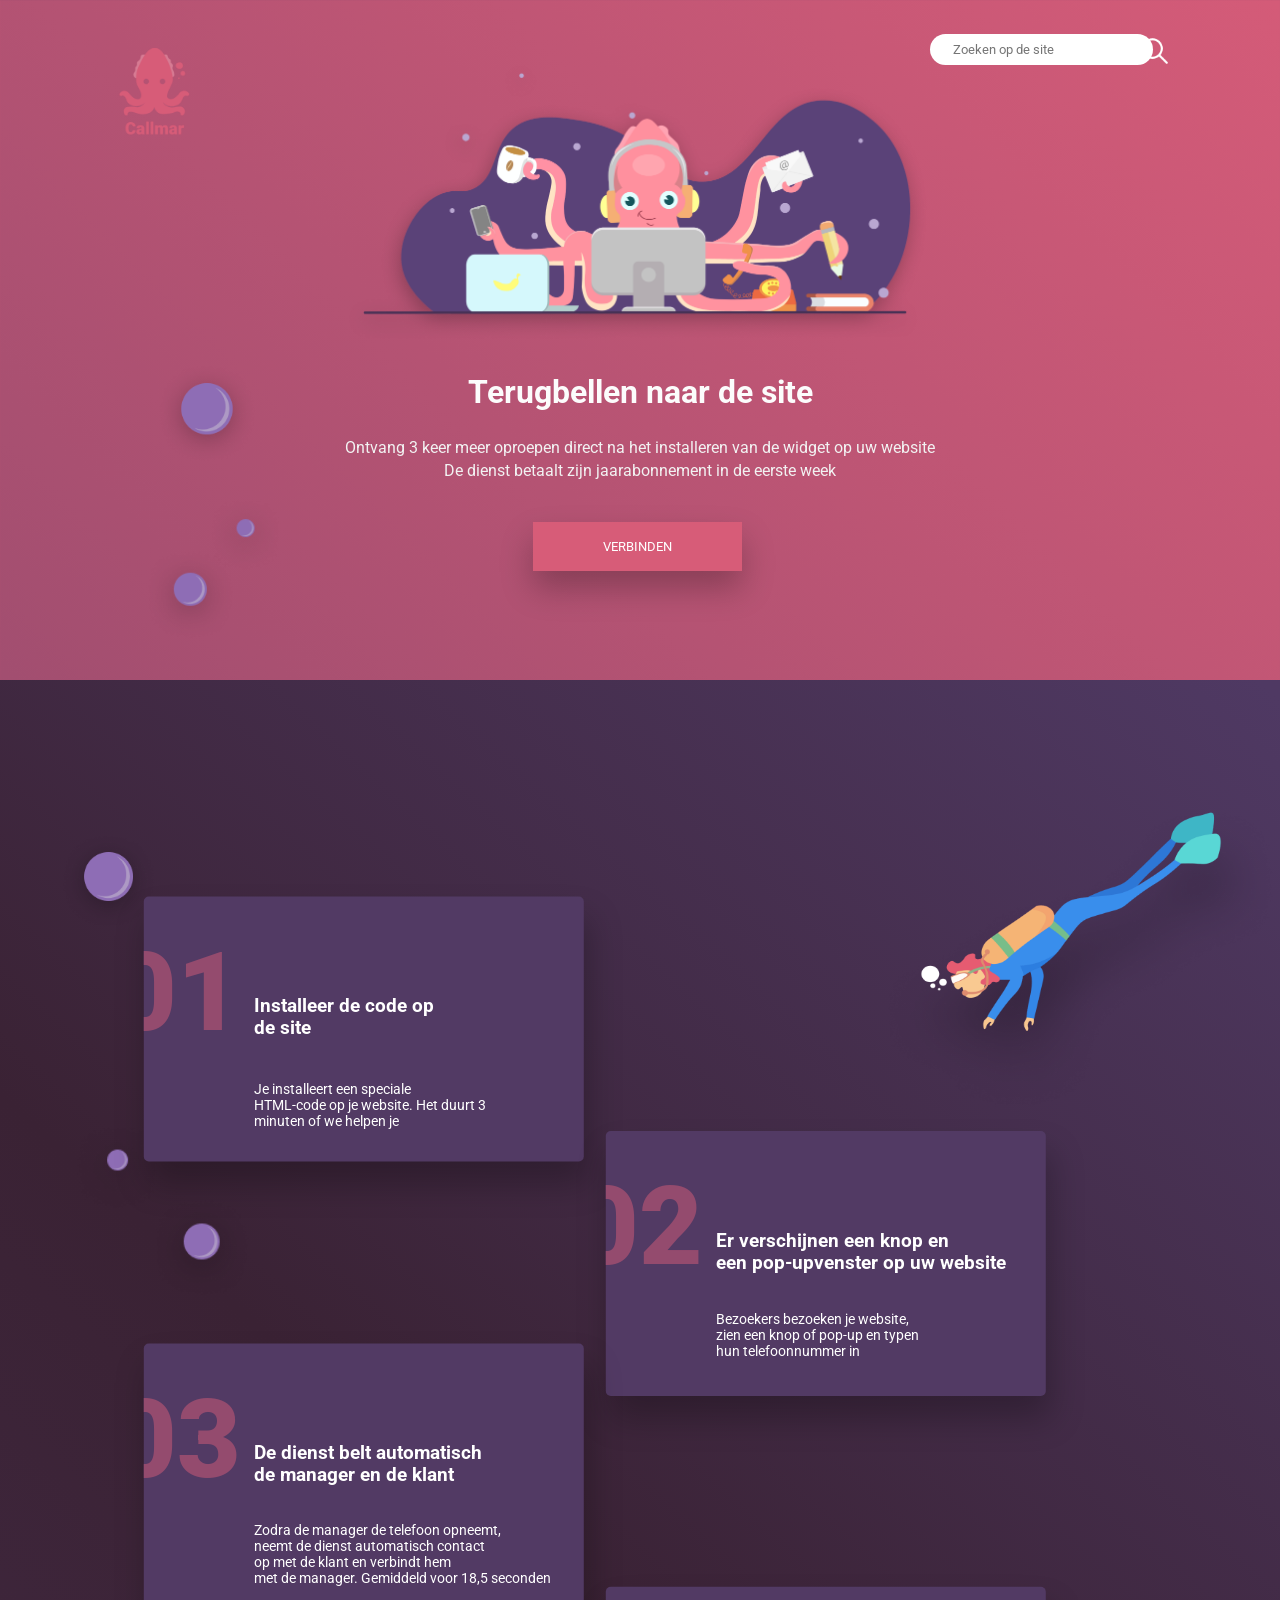
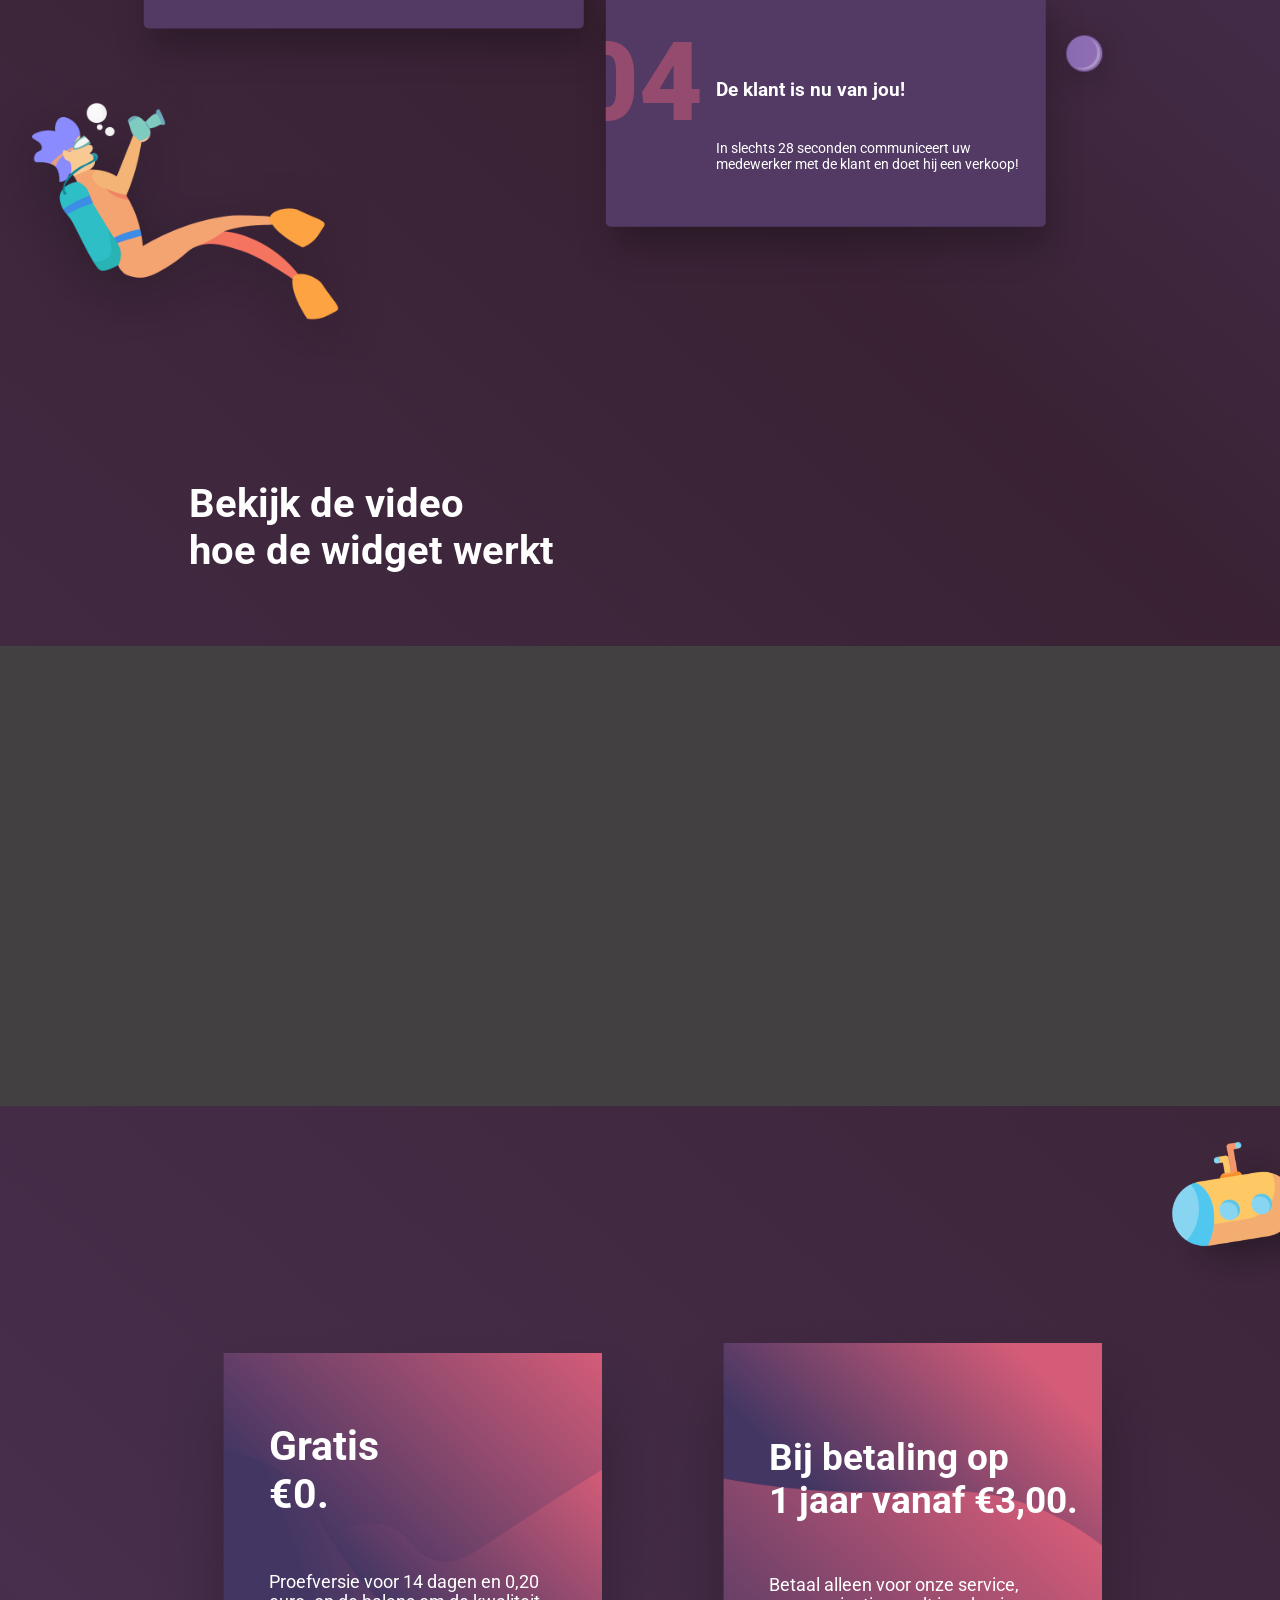
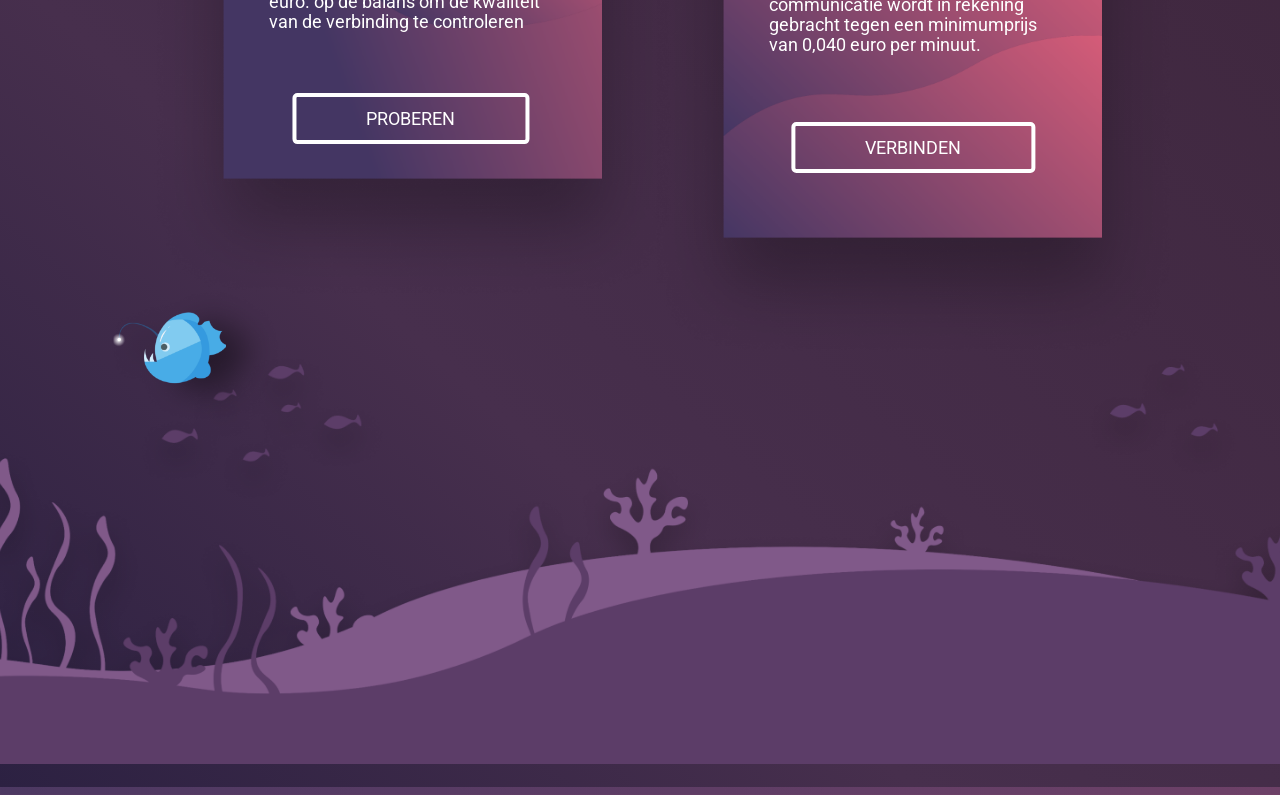
<file: index.html>
<!DOCTYPE html>
<html lang="en">
<head>
    <meta charset="UTF-8">
    <meta name="viewport" content="width=device-width, initial-scale=1.0">
    <title>CallmarProject-13/02/2024</title>
    <link href="https://fonts.googleapis.com/css?family=Roboto:100,100italic,300,300italic,regular,italic,500,500italic,700,700italic,900,900italic" rel="stylesheet" />
    <link rel="stylesheet" href="./style.css">
</head>
<body>
    
    <a href="./index.html" class="">
        <img class="Callmar-logo" src="./img/Callmar-logo.png" alt="">
    </a>

    <input placeholder="Zoeken op de site" type="text" class="Search-home">
    <img src="./img/icon-search.png" style="--color: FFF;" alt="" class="magnifier-home">
    <div class="modal">
        <p class="Words-modal">Informatie <br> Cards <br> Home</p>
    </div>

    <div id="BlockThree" class="home-block">
        <div class="box-home">
                <img class="Callmar-home" src="./img/Callmar-home.png" alt="">
                <h2 class="title-home">Terugbellen naar de site</h2>
                <p class="Description-home">Ontvang 3 keer meer oproepen direct na het installeren van de widget op uw website <br>
                    De dienst betaalt zijn jaarabonnement in de eerste week</p>
            </div>
            <button class="btn-home">Verbinden</button>
        
            <div class="bulb-box">
                <img src="./img/bulb-1.png" alt="" class="bulb-1">
                <img src="./img/bulb-2.png" alt="" class="bulb-2">
                <img src="./img/bulb-3.png" alt="" class="bulb-3">
            </div>
    </div>

    <main class="main">
        <div  id="BlockOne" class="info-block">
            <img src="./img/ScubaDiver.png" alt="" class="ScubaDiver">
            
                    <img src="./img/bulb-1.png" alt="" class="main-bulb-1">
                    <img src="./img/bulb-2.png" alt="" class="main-bulb-2">
                    <img src="./img/bulb-3.png" alt="" class="main-bulb-3">
            
                    <div class="box-main-1">
                        <h2 class="number-box">01</h2>
                        <h3 class="title-box">Installeer de code op <br> de site</h3>
                        <p class="text-box">Je installeert een speciale <br> HTML-code op je website. Het duurt 3 <br> minuten of we helpen je</p>
                    </div>
            
                    <div class="box-main-2">
                        <h2 class="number__box-2">02</h2>
                        <h3 class="title__box-2">Er verschijnen een knop en <br> een pop-upvenster op uw website</h3>
                        <p class="text__box-2">Bezoekers bezoeken je website, <br> zien een knop of pop-up en typen <br> hun telefoonnummer in</p>
                    </div>
            
                    <div class="box-main-3">
                        <h2 class="number__box-3">03</h2>
                        <h3 class="title__box-3">De dienst belt automatisch <br> de manager en de klant</h3>
                        <p class="text__box-3">Zodra de manager de telefoon opneemt, <br> neemt de dienst automatisch contact <br> op met de klant en verbindt hem <br> met de manager. Gemiddeld voor 18,5 seconden</p>
                    </div>
            
                    <img src="./img/bulb-3.png" alt="" class="bulb__main-box-4">
                    <div class="box-main-4">
                        <h2 class="number__box-4">04</h2>
                        <h3 class="title__box-4">De klant is nu van jou!</h3>
                        <p class="text__box-4">In slechts 28 seconden communiceert uw <br> medewerker met de klant en doet hij een verkoop!</p>
                    </div>
            
                    <div class="box__scuba-diver">
                        <img src="./img/bulbs-Scuba-diver.png" alt="" class="bulbs__main-scubaDiver">
                        <img class="Scuba__diver-2" src="./img/Scuba-diver-2.png" alt="">
                    </div>
        </div>

        <div class="box__txt-main">
            <h1 class="txt-main">Bekijk de video <br> hoe de widget werkt</h1>
        </div>
        <div id="BlockFive" class="gray__box-main"></div>

        <img src="./img/submarine-main.png" alt="" class="submarine-main">

<div id="BlockTwo" class="cards-main">
            <div class="card__main-1">
                <img src="./img/background__card-main-1.png" alt="" class="background__main-card-1">
                <h2 class="title__card-1">Gratis <br> €0.</h2>
                <p class="Description__card-1">Proefversie voor 14 dagen en 0,20 <br> euro. op de balans om de kwaliteit <br> van de verbinding te controleren</p>
                <button class="button__card-1">PROBEREN</button>
            </div>
    
            <div class="card__main-2">
                <img src="./img/background__card-main-2.png" alt="" class="background__main-card-1">
                <h2 class="title__card-2">Bij betaling op <br> 1 jaar vanaf €3,00.</h2>
                <p class="Description__card-2">Betaal alleen voor onze service, <br> communicatie wordt in rekening <br> gebracht tegen een minimumprijs <br> van 0,040 euro per minuut.</p>
                <button class="button__card-2">Verbinden</button>
            </div>
</div>

        <div id="BlockFour" class="footer-main">
            <img src="./img/footer-background.png" alt="" class="footer-background">
            
                    <img src="./img/fish-main.png" alt="" class="fish-main">
                    <span class="light-main"></span>
        </div>
    </main>

    <script src="./script.js"></script>
</body>
</html>
</file>
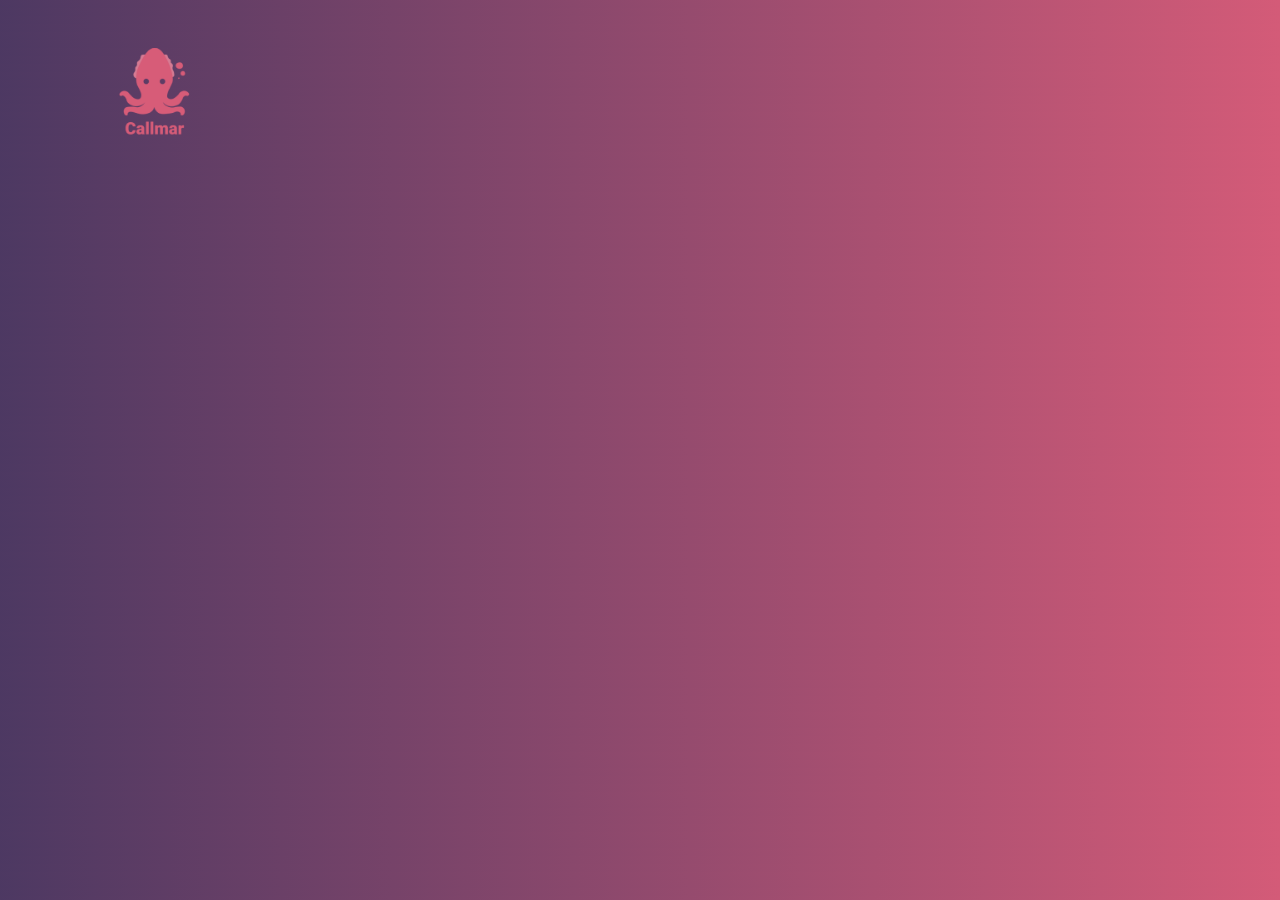
<file: search.html>
<!DOCTYPE html>
<html lang="en">
<head>
    <meta charset="UTF-8">
    <meta name="viewport" content="width=device-width, initial-scale=1.0">
    <title>Search-page</title>
    <link href="https://fonts.googleapis.com/css?family=Roboto:100,100italic,300,300italic,regular,italic,500,500italic,700,700italic,900,900italic" rel="stylesheet" />
    <link rel="stylesheet" href="./style.css">
</head>
<body>

        <a href="./index.html">
            <img class="Callmar-logo" src="./img/Callmar-logo.png" alt="">
        </a>

        <div class="result-block"></div>

    <script src="./search.js"></script>
</body>
</html>
</file>
<file: style.css>
@import url(https://fonts.googleapis.com/css?family=Roboto:100,100italic,300,300italic,regular,italic,500,500italic,700,700italic,900,900italic);

* {
    border: 0;
    outline: 0;
    list-style: none;
    scroll-behavior: smooth;
    text-decoration: none;
    font-family: 'Roboto';
}

body{
    background: linear-gradient(225.00deg, rgb(212, 91, 120) 0.01%,rgb(75, 56, 98) 101.015%);
    overflow-x: hidden;
}
html::-webkit-scrollbar {
    background-color: #ffffff79;
    width: 14px;
}

    html::-webkit-scrollbar-thumb {
    background-color: rgba(231, 49, 231, 0.652);
    border-radius: 20px;
}

    html::-webkit-scrollbar-track {
        background-color: #ffffff79;
}
/* background: linear-gradient(222.36deg, rgb(79, 57, 99) -3.911%,rgb(118, 68, 105) 30.805%,rgb(94, 62, 102) 77.266%,rgb(44, 33, 66) 95.745%); */
.box-home{

    max-width: 600px;
    margin: 0 auto;
}
.Callmar-home{
    padding: 50px 0 0 0;
    filter: drop-shadow(-3px 12px 43px 0 rgba(0, 0, 0, 0.25));
    max-width: 600px;

}
.title-home{
    font-family: var(--font-family);
    font-weight: 700;
    font-size: 32px;
    text-align: center;
    color: #fcfcfc;
}
.Description-home{
    font-family: var(--font-family);
    font-weight: 400;
    font-size: 15.5px;
    line-height: 150%;
    text-align: center;
    color: #f2f2f2;
}
.btn-home{
    padding: 17px 70px;
    background-color: #D75C78;
    color: #FFF;
    border: none;
    text-transform: uppercase;
    box-shadow: 0 17px 32px 0 rgba(0, 0, 0, 0.25);
    margin-left: 41.5%;
    margin-top: 1.8%;
    
    cursor: pointer;
    user-select: none;
    transition: 0.5s;
}
.btn-home:hover{
    transform: scale(1.02);
}
.bulb-box{
}
.bulb-1{
    transform: translate(7%,-200%);
    padding: 0 0 0 130px;
    width: 105px;
    filter: drop-shadow(0 6px 34px 0 rgba(0, 0, 0, 0.25));
    /* width: 65px;
    height: 65px; */
}
.bulb-2{
    transform: translate(-40%,-115%);
    padding: 0 25px 0 0;
    filter: drop-shadow(0 6px 34px 0 rgba(0, 0, 0, 0.25));
    /* width: 18px;
    height: 18px; */
}
.bulb-3{
    transform: translate(-220%, -30%);
    filter: drop-shadow(0 6px 34px 0 rgba(0, 0, 0, 0.25));
    /* width: 33px;
    height: 33px; */
}
.Callmar-logo{
    z-index: 9999;
    width: 95px;
    padding: 40px 0 0 100px;
    position: absolute;
}
.Search-home{
    position: absolute;
    padding: 8px 23px;
    border-radius: 20px;
    border: none;
    margin-left: 72%;
    margin-top: 2%;
    transition: 0.5s;
}
.Search-home:focus{
    border-radius: 11px;
    
}
.magnifier-home{
    position: absolute;
    width: 34px;
    margin-left: 88.3%;
    cursor: pointer;
    margin-top: 26px;
}
.modal{
    display: none;
    position: absolute;
    background-color: transparent;
    filter: drop-shadow(0.2px 0.4px 0.5px #000);
    width: 180px;
    height: 180px;
    border-radius: 10px;
    right: 176px;
    top: 7.5%;
    transition: 1.5s;
    user-select: none;
}
.modal.new{
    display: block;
}
.title-modal{
    text-align: center;
    padding: 10px 0 0 0;
}
.Words-modal{
    z-index: 1000000;
    text-align: center;
    padding-block: 10px;
}
.main{
    transform: translate(-0.7%, 0%);
    box-shadow: none;
    background: linear-gradient(222deg, #4f3963 1.69%, #3a2234 35.94%, #472f4d 81.77%, #2c2142 100%);
    width: 1345px;

}
.ScubaDiver{
    width: 415px;
    height: 323px;
    margin-left: 65%;
    margin-top: 120px;
    filter: drop-shadow(10px 59px 77px 0 rgba(0, 0, 0, 0.25));
}
.box-main-1{
    transform: translate(33%, -130%);
    border-radius: 5px;
    width: 440px;
    height: 265px;
    box-shadow: 5px 22px 33px 0 rgba(0, 0, 0, 0.25);
    background-color: #523A64;
    overflow: hidden;
}
.number-box{
    transform: translate(-7%, -46.5%);
    color: #944B6E;
    font-size: 110px;
    font-family: 'Roboto';
    font-weight: 900;
}
.main-bulb-1{
    padding: 0 0 0 60px;
    transform: translateY(-306%);
    width: 100px;
}
.main-bulb-2{
    width: 100px;
    transform: translate(-95%, -20%);
}
.main-bulb-3{
    width: 110px;
    transform: translate(-109%, 60%);
}
.title-box{
    color: white;
    text-align: start;
    transform: translate(25%, -485%);
}
.text-box{
    color: white;
    text-align: start;
    transform: translate(25%, -395%);
    font-size: 14px;
}
.box-main-2{
    transform: translate(138%, -141.5%);
    border-radius: 5px;
    width: 440px;
    height: 265px;
    box-shadow: 5px 22px 33px 0 rgba(0, 0, 0, 0.25);
    background-color: #523A64;
    overflow: hidden;
}
.number__box-2{
    transform: translate(-7%, -46.5%);
    color: #944B6E;
    font-size: 110px;
    font-family: 'Roboto';
    font-weight: 900;
}
.title__box-2{
    color: white;
    text-align: start;
    transform: translate(25%, -485%);
}
.text__box-2{
    color: white;
    text-align: start;
    transform: translate(25%, -405%);
    font-size: 14px;
}
.box-main-3{
    transform: translate(33%, -150%);
    border-radius: 5px;
    width: 440px;
    height: 285px;
    box-shadow: 5px 22px 33px 0 rgba(0, 0, 0, 0.25);
    background-color: #523A64;
    overflow: hidden;
}
.number__box-3{
    transform: translate(-7%, -46.5%);
    color: #944B6E;
    font-size: 110px;
    font-family: 'Roboto';
    font-weight: 900;
}
.title__box-3{
    color: white;
    text-align: start;
    transform: translate(25%, -485%);
}
.text__box-3{
    color: white;
    text-align: start;
    transform: translate(25%, -305%);
    font-size: 14px;
}
.box-main-4{
    transform: translate(138%, -243%);
    border-radius: 5px;
    width: 440px;
    height: 240px;
    box-shadow: 5px 22px 33px 0 rgba(0, 0, 0, 0.25);
    background-color: #523A64;
    overflow: hidden;
}
.number__box-4{
    transform: translate(-7%, -46.5%);
    color: #944B6E;
    font-size: 110px;
    font-family: 'Roboto';
    font-weight: 900;
}
.title__box-4{
    color: white;
    text-align: start;
    transform: translate(25%, -1000%);
}
.text__box-4{
    color: white;
    text-align: start;
    transform: translate(25%, -620%);
    font-size: 14px;
}
.bulb__main-box-4{
    width: 110px;
    transform: translate(937%, -410%);
    filter: drop-shadow(0 6px 34px 0 rgba(0, 0, 0, 0.25));
}
.Scuba__diver-2{
    transform: translate(-10%, -130%);
    margin-top: -100%;
    width: 410px;
    filter: drop-shadow(0 17px 77px 0 rgba(0, 0, 0, 0.25));
}
.bulbs__main-scubaDiver{
    width: 32.5px;
    transform: translate(258%, -2070%);
}
.box__txt-main{
    transform: translate(0%, -420%);
}
.txt-main{
    color: #FFF;
    font-size: 40px;
    padding: 0 0 0 190px;
}
.gray__box-main{
    position: relative;
    width: 1355px;
    transform: translate(-0.7%, 0%);
    height: 460px;
    background-color: rgb(66, 64, 64);
    margin-top: -26%;
}
.submarine-main{
    width: 180px;
    filter: drop-shadow(40px 23px 61px 0 rgba(0, 0, 0, 0.3));
    transform: rotate(-1deg);
    margin-left: 85.5%;
}
.card__main-1 {

}
.background__main-card-1{
    width: 530px;
    margin-left: 150px;
    filter: drop-shadow(1px 63px 100px 0 rgba(0, 0, 0, 0.25));
}
.title__card-1 {
    padding: 0 0 0 270px;
    color: #FFF;
    font-size: 41px;
    transform: translate(0%, -540%);
}
.Description__card-1 {
    padding: 0 0 0 270px;
    text-align: start;
    color: #FFF;
    font-size: 17.5px;
    transform: translate(0%, -830%);
}
.button__card-1 {
    padding: 11px 70px;
    background-color: transparent;
    border-radius: 5px;
    border: 4px solid #FFF;
    color: #FFF;
    transform: translate(124%, -890%);
    text-transform: uppercase;
    cursor: pointer;
    font-size: 18px;
    transition: 0.5s;
}
.button__card-1:hover{
    transform: translate(124%, -888%);

}
.card__main-2{
    margin-top: -65.67%;
    margin-left: 500px;
}
.background__main-card-2{

    width: 530px;
    margin-left: 150px;
    filter: drop-shadow(1px 63px 100px 0 rgba(0, 0, 0, 0.25));
}
.title__card-2 {
    padding: 0 0 0 270px;
    color: #FFF;
    font-size: 36.5px;
    transform: translate(0%, -650%);
}
.Description__card-2 {
    padding: 0 0 0 270px;
    text-align: start;
    color: #FFF;
    font-size: 17.5px;
    transform: translate(0%, -670%);
}
.button__card-2 {
    padding: 11px 70px;
    background-color: transparent;
    border-radius: 5px;
    border: 4px solid #FFF;
    color: #FFF;
    transform: translate(120%, -955%);
    text-transform: uppercase;
    cursor: pointer;
    font-size: 18px;
    transition: 0.5s;
}
.button__card-2:hover{
    transform: translate(120%, -953%);

}
.footer-background{
    width: 1345px;
    
    filter: drop-shadow(0 17px 32px 0 rgba(0, 0, 0, 0.25));
    margin-top: -23%;
}
.fish-main{
    transform: translate(60%, -253%);
    width: 180px;
    margin-top: -20%;
}
</file>
